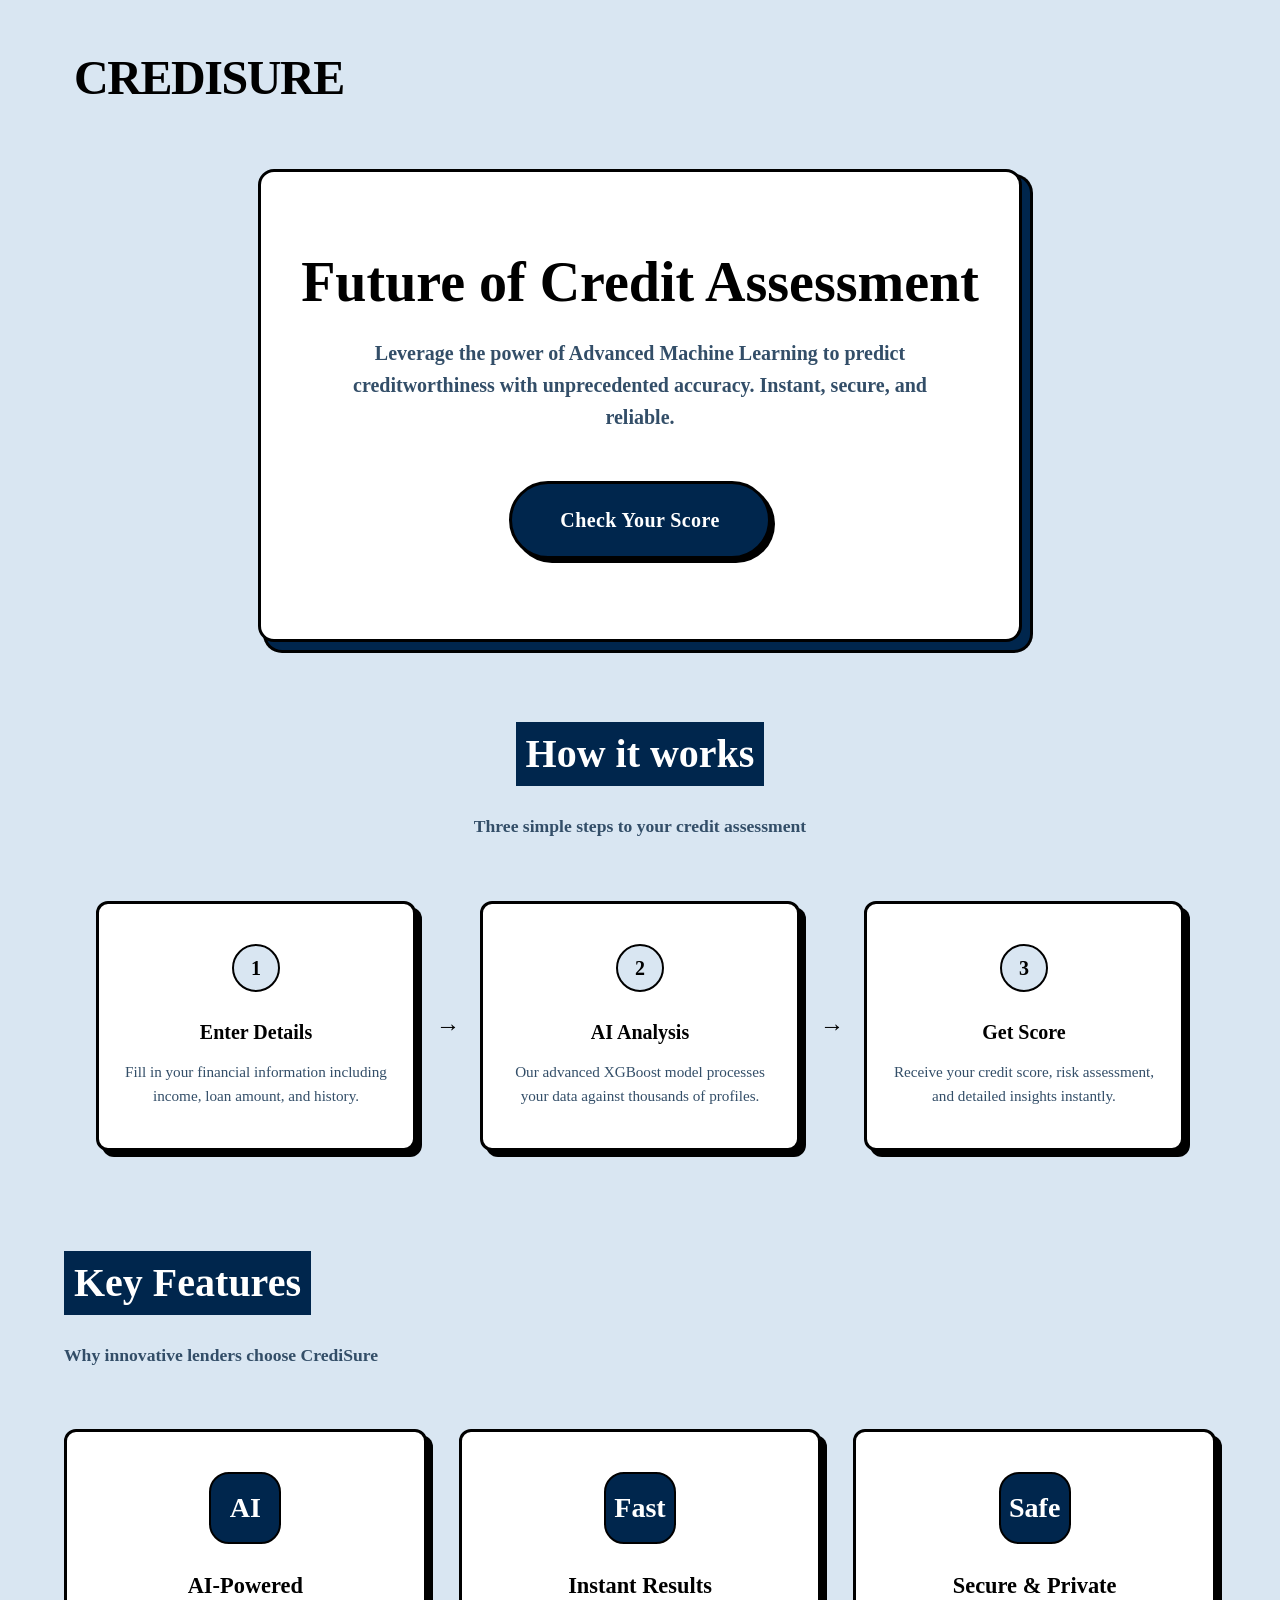
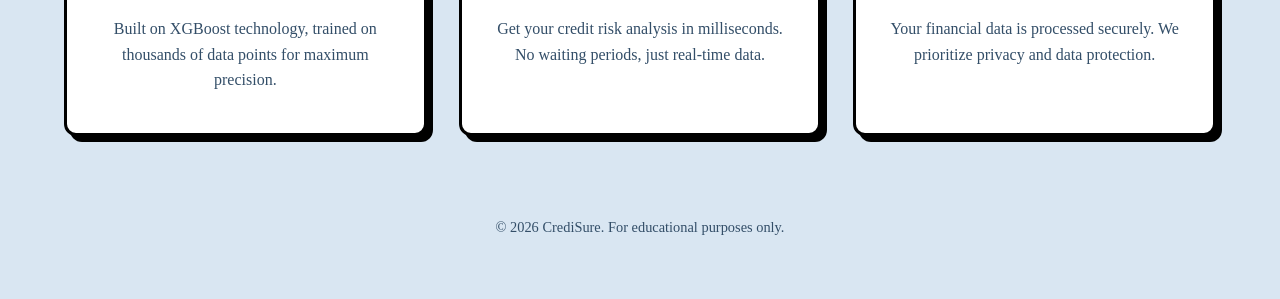
<file: web/index.html>
<!DOCTYPE html>
<html lang="en">
<head>
    <meta charset="UTF-8">
    <meta name="viewport" content="width=device-width, initial-scale=1.0">
    <title>CrediSure - AI Credit Assessment</title>
    <link rel="preconnect" href="https://fonts.googleapis.com">
    <link rel="preconnect" href="https://fonts.gstatic.com" crossorigin>
    <link
        href="https://fonts.googleapis.com/css2?family=Inter:wght@300;400;500;600&family=Outfit:wght@400;500;600;700&display=swap"
        rel="stylesheet">
    <link rel="stylesheet" href="https://cdnjs.cloudflare.com/ajax/libs/font-awesome/6.4.0/css/all.min.css">
    <link rel="stylesheet" href="style.css">
</head>

<body>
    <div class="background-blobs">
    </div>



    <div class="app-container">
        <header class="landing-header">
            <div class="logo-area">
                <h1>CrediSure</h1>
            </div>
            <nav class="landing-nav">
                <!-- Links removed per request -->
            </nav>
        </header>

        <main class="landing-main">
            <section class="hero-section">
                <div class="hero-content">
                    <h2>Future of Credit Assessment</h2>
                    <p class="hero-subtitle">
                        Leverage the power of Advanced Machine Learning to predict creditworthiness with
                        unprecedented accuracy. Instant, secure, and reliable.
                    </p>
                    <div class="hero-actions">
                        <a href="app.html" class="btn-primary btn-large">
                            <span>Check Your Score</span>
                        </a>

                    </div>

                    <div class="feature-importance-wrapper hidden" id="featureImportanceWrapper">
                        <h3>Key Influencing Factors</h3>
                        <div class="probability-bars" id="featureImportanceBars">
                            <!-- Bars injected by JS -->
                        </div>
                    </div>
                </div>
            </section>

            <section id="how-it-works" class="how-it-works-section">
                <div class="section-title">
                    <h2>How it works</h2>
                    <p>Three simple steps to your credit assessment</p>
                </div>

                <div class="steps-container">
                    <div class="step-card">
                        <div class="step-number">1</div>
                        <h3>Enter Details</h3>
                        <p>Fill in your financial information including income, loan amount, and history.</p>
                    </div>
                    <div class="step-arrow">
                        &rarr;
                    </div>
                    <div class="step-card">
                        <div class="step-number">2</div>
                        <h3>AI Analysis</h3>
                        <p>Our advanced XGBoost model processes your data against thousands of profiles.</p>
                    </div>
                    <div class="step-arrow">
                        &rarr;
                    </div>
                    <div class="step-card">
                        <div class="step-number">3</div>
                        <h3>Get Score</h3>
                        <p>Receive your credit score, risk assessment, and detailed insights instantly.</p>
                    </div>
                </div>
            </section>

            <section id="features" class="features-section">
                <div class="section-title">
                    <h2>Key Features</h2>
                    <p>Why innovative lenders choose CrediSure</p>
                </div>

                <div class="features-grid">
                    <div class="feature-card">
                        <div class="icon-box">
                            AI
                        </div>
                        <h3>AI-Powered</h3>
                        <p>Built on XGBoost technology, trained on thousands of data points for maximum precision.</p>
                    </div>

                    <div class="feature-card">
                        <div class="icon-box">
                            Fast
                        </div>
                        <h3>Instant Results</h3>
                        <p>Get your credit risk analysis in milliseconds. No waiting periods, just real-time data.</p>
                    </div>

                    <div class="feature-card">
                        <div class="icon-box">
                            Safe
                        </div>
                        <h3>Secure & Private</h3>
                        <p>Your financial data is processed securely. We prioritize privacy and data protection.</p>
                    </div>
                </div>
            </section>
        </main>

        <footer>
            <p>&copy; 2026 CrediSure. For educational purposes only.</p>
        </footer>
    </div>
    <script src="script.js"></script>
</body>

</html>
</file>
<file: web/style.css>
:root {
    /* New Dual-Tone Blue Palette */
    --color-navy: #00264d;
    /* Deep Blue from image left */
    --color-sky: #d9e6f2;
    /* Light Blue from image right */

    /* Mapping */
    --bg-body: var(--color-sky);
    --bg-panel: #ffffff;
    --bg-input: #ffffff;
    --bg-input-focus: #f0f7ff;

    --text-main: #000000;
    --text-muted: #334e68;
    /* Slight blue tint to muted text */
    --text-inverse: #ffffff;

    --border-color: #000000;
    /* Maintaining strict black borders */

    --primary-btn-bg: var(--color-navy);
    --primary-btn-text: #ffffff;
    --primary-btn-hover: #003366;

    --accent-color: var(--color-navy);

    --radius-sm: 4px;
    --radius-md: 0px;
    --radius-lg: 12px;
    --radius-xl: 16px;
    --radius-full: 9999px;

    --transition: all 0.2s ease-in-out;
}

* {
    margin: 0;
    padding: 0;
    box-sizing: border-box;
    -webkit-font-smoothing: antialiased;
    -moz-osx-font-smoothing: grayscale;
}

body {
    font-family: var(--font-body);
    background-color: var(--bg-body);
    color: var(--text-main);
    min-height: 100vh;
    overflow-x: hidden;
    position: relative;
    line-height: 1.6;
}

.app-container {
    max-width: 1200px;
    margin: 0 auto;
    padding: 40px 24px 60px;
    position: relative;
    z-index: 10;
}

/* Header */
header {
    text-align: center;
    margin-bottom: 60px;
    padding-top: 20px;
    animation: fadeSlideDown 0.8s ease-out;
}

.logo-area {
    display: flex;
    align-items: center;
    justify-content: center;
    gap: 16px;
    margin-bottom: 12px;
}

h1 {
    font-family: var(--font-heading);
    font-size: 3rem;
    font-weight: 800;
    letter-spacing: -0.03em;
    color: var(--text-main);
    text-transform: uppercase;
}

.subtitle {
    font-size: 1.125rem;
    color: var(--text-muted);
    font-weight: 600;
    max-width: 600px;
    margin: 0 auto;
}

/* Panels */
.glass-panel {
    background: var(--bg-panel);
    border: 3px solid var(--border-color);
    border-radius: var(--radius-lg);
    margin-bottom: 32px;
    box-shadow: 6px 6px 0 0 var(--color-navy), 6px 6px 0 3px #000000;
    /* Navy Shadow */
    animation: fadeSlideUp 0.8s ease-out 0.2s backwards;
    overflow: hidden;
}

.main-content {
    display: flex;
    flex-direction: column;
    align-items: center;
    gap: 40px;
}

/* Form Styles */
.form-container,
.result-card {
    width: 100%;
    max-width: 800px;
}

.form-section,
.result-content {
    padding: 48px;
}

.section-header {
    display: flex;
    align-items: center;
    gap: 16px;
    margin-bottom: 40px;
    padding-bottom: 24px;
    border-bottom: 3px solid var(--border-color);
}

.section-header h2 {
    font-family: var(--font-heading);
    font-size: 1.5rem;
    font-weight: 700;
    color: #ffffff;
    /* White text on Navy header */
    background-color: var(--color-navy);
    padding: 4px 12px;
    display: inline-block;
}

.form-grid {
    display: grid;
    grid-template-columns: repeat(2, 1fr);
    gap: 32px 24px;
    margin-bottom: 48px;
}

@media (max-width: 768px) {
    .form-grid {
        grid-template-columns: 1fr;
    }

    .form-section,
    .result-content {
        padding: 32px 24px;
    }

    h1 {
        font-size: 2.25rem;
    }
}

.form-group label {
    display: block;
    margin-bottom: 10px;
    font-size: 0.95rem;
    color: var(--text-main);
    font-weight: 700;
    letter-spacing: 0.01em;
}

.input-wrapper {
    position: relative;
    transition: var(--transition);
}

.input-wrapper input,
.input-wrapper select {
    width: 100%;
    background: var(--bg-input);
    border: 2px solid var(--border-color);
    border-radius: var(--radius-sm);
    padding: 16px;
    color: var(--text-main);
    font-family: var(--font-body);
    font-size: 1rem;
    font-weight: 500;
    transition: var(--transition);
}

.input-wrapper input:focus,
.input-wrapper select:focus {
    outline: none;
    background: var(--bg-input-focus);
    box-shadow: 4px 4px 0 0 #000000;
    transform: translate(-2px, -2px);
    border-color: var(--color-navy);
}

/* Buttons - Navy Background, White Text */
.btn-primary {
    width: 100%;
    padding: 18px;
    background: var(--primary-btn-bg);
    color: var(--primary-btn-text);
    border: 3px solid #000000;
    border-radius: var(--radius-full);
    font-family: var(--font-heading);
    font-size: 1.125rem;
    font-weight: 800;
    letter-spacing: 0.02em;
    cursor: pointer;
    transition: var(--transition);
    display: flex;
    justify-content: center;
    align-items: center;
    gap: 12px;
    box-shadow: 4px 4px 0 0 #000000;
}

.btn-primary:hover {
    background: var(--primary-btn-hover);
    transform: translate(-2px, -2px);
    box-shadow: 6px 6px 0 0 #000000;
}

.btn-primary:active {
    transform: translate(0, 0);
    box-shadow: none;
}

/* Results */
.score-circle-container {
    position: relative;
    width: 220px;
    height: 220px;
    margin: 0 auto 40px;
    display: flex;
    align-items: center;
    justify-content: center;
}

.progress-ring {
    position: absolute;
    top: 50%;
    left: 50%;
    transform: translate(-50%, -50%) rotate(-90deg);
    z-index: 2;
}

.score-circle {
    position: absolute;
    top: 50%;
    left: 50%;
    transform: translate(-50%, -50%);
    text-align: center;
    display: flex;
    flex-direction: column;
    align-items: center;
    justify-content: center;
    width: 180px;
    height: 180px;
    border-radius: 50%;
    border: none;
    background: var(--bg-panel);
    z-index: 1;
}

.score-text {
    font-size: 2rem;
    font-family: var(--font-heading);
    font-weight: 800;
    line-height: 1.2;
    margin-bottom: 4px;
    color: var(--text-main);
    word-break: break-word;
    max-width: 100%;
    padding: 0 10px;
}

.score-sub {
    text-transform: uppercase;
    font-size: 0.8rem;
    font-weight: 700;
    letter-spacing: 0.1em;
    color: var(--text-main);
}

.status-badge {
    display: inline-block;
    padding: 10px 24px;
    border-radius: var(--radius-full);
    font-family: var(--font-heading);
    font-weight: 700;
    letter-spacing: 0.02em;
    background: var(--color-navy);
    color: #ffffff;
    /* White text on navy badge default */
    border: 3px solid #000000;
    box-shadow: 3px 3px 0 0 #000000;
}

.badge-container {
    text-align: center;
    margin-bottom: 40px;
}

.metrics-grid {
    display: flex;
    justify-content: center;
    gap: 24px;
    margin-bottom: 40px;
    flex-wrap: wrap;
}

.metric-item {
    padding: 20px 32px;
    background: var(--bg-panel);
    border-radius: var(--radius-md);
    border: 2px solid var(--border-color);
    text-align: center;
    min-width: 160px;
    box-shadow: 4px 4px 0 0 #000000;
}

.metric-item .label {
    display: block;
    color: var(--text-muted);
    font-size: 0.9rem;
    margin-bottom: 8px;
    font-weight: 600;
}

.metric-item .value {
    font-family: var(--font-heading);
    font-weight: 800;
    font-size: 1.5rem;
    color: var(--text-main);
}

.probabilities-wrapper h3,
.feature-importance-wrapper h3 {
    font-size: 1.1rem;
    margin-bottom: 24px;
    color: #ffffff;
    font-weight: 700;
    background: var(--color-navy);
    display: inline-block;
    padding: 4px 8px;
}

.probability-bar {
    margin-bottom: 16px;
}

.probability-label {
    display: flex;
    justify-content: space-between;
    margin-bottom: 8px;
    font-size: 0.95rem;
    font-weight: 700;
    color: var(--text-main);
}

.bar-container {
    height: 14px;
    background: #ffffff;
    border: 2px solid var(--border-color);
    border-radius: var(--radius-full);
    overflow: hidden;
    position: relative;
    box-shadow: 2px 2px 0 0 #000000;
}

.bar-fill {
    height: 100%;
    border-radius: 0;
    border-right: 2px solid #000;
    background-color: var(--color-navy);
    box-shadow: none;
    transition: width 1s ease-out;
}

/* Landing Page Specific Rules */
.landing-header {
    display: flex;
    justify-content: space-between;
    align-items: center;
    margin-bottom: 40px;
    padding: 0 10px;
}

.hero-section {
    display: flex;
    justify-content: center;
    margin-bottom: 80px;
    animation: zoomIn 0.8s ease-out;
}

.hero-content {
    background: #ffffff;
    border: 3px solid var(--border-color);
    border-radius: var(--radius-xl);
    padding: 80px 40px;
    max-width: 900px;
    text-align: center;
    box-shadow: 8px 8px 0 0 var(--color-navy), 8px 8px 0 3px #000000;
}

.hero-content h2 {
    font-family: var(--font-heading);
    font-size: 3.5rem;
    font-weight: 800;
    margin-bottom: 24px;
    color: var(--text-main);
    line-height: 1.1;
}

.hero-subtitle {
    font-size: 1.25rem;
    color: var(--text-muted);
    line-height: 1.6;
    margin-bottom: 48px;
    max-width: 600px;
    margin-left: auto;
    margin-right: auto;
    font-weight: 600;
}

.hero-actions {
    display: flex;
    justify-content: center;
    gap: 20px;
}

.btn-large {
    padding: 20px 48px;
    font-size: 1.25rem;
    width: auto;
    text-decoration: none;
}

/* How It Works Section */
.how-it-works-section {
    margin-bottom: 100px;
    text-align: center;
}

.section-title {
    margin-bottom: 60px;
}

.section-title h2 {
    font-size: 2.5rem;
    margin-bottom: 16px;
    color: #ffffff;
    font-weight: 800;
    background: var(--color-navy);
    display: inline-block;
    padding: 0 10px;
}

.section-title p {
    color: var(--text-muted);
    font-size: 1.1rem;
    font-weight: 600;
    margin-top: 10px;
}

.steps-container {
    display: flex;
    align-items: center;
    justify-content: center;
    gap: 20px;
    flex-wrap: wrap;
}

.step-card {
    flex: 1;
    min-width: 250px;
    max-width: 320px;
    background: #ffffff;
    border: 3px solid var(--border-color);
    border-radius: var(--radius-lg);
    padding: 40px 24px;
    position: relative;
    transition: var(--transition);
    box-shadow: 6px 6px 0 0 #000000;
}

.step-card:hover {
    transform: translate(-3px, -3px);
    box-shadow: 9px 9px 0 0 #000000;
}

.step-number {
    width: 48px;
    height: 48px;
    background: var(--color-sky);
    color: #000000;
    border: 2px solid #000000;
    border-radius: 50%;
    display: flex;
    align-items: center;
    justify-content: center;
    font-size: 1.25rem;
    font-weight: 800;
    margin: 0 auto 24px;
}

.step-card h3 {
    font-size: 1.25rem;
    margin-bottom: 12px;
    color: var(--text-main);
    font-weight: 700;
}

.step-card p {
    font-size: 0.95rem;
    color: var(--text-muted);
    font-weight: 500;
}

.step-arrow {
    font-size: 1.5rem;
    color: var(--text-main);
    font-weight: 800;
}

@media (max-width: 900px) {
    .step-arrow {
        display: none;
    }
}

/* Features Section */
.features-section {
    margin-bottom: 80px;
}

.features-grid {
    display: grid;
    grid-template-columns: repeat(auto-fit, minmax(300px, 1fr));
    gap: 32px;
}

.feature-card {
    padding: 40px 32px;
    text-align: center;
    display: flex;
    flex-direction: column;
    align-items: center;
    height: 100%;
    transition: var(--transition);
    background: #ffffff;
    border: 3px solid var(--border-color);
    border-radius: var(--radius-lg);
    box-shadow: 6px 6px 0 0 #000000;
}

.feature-card:hover {
    transform: translate(-3px, -3px);
    box-shadow: 9px 9px 0 0 #000000;
    background-color: var(--color-sky);
}

.icon-box {
    width: 72px;
    height: 72px;
    background: var(--color-navy);
    color: #ffffff;
    border: 2px solid #000000;
    border-radius: 20px;
    font-size: 1.75rem;
    font-weight: 800;
    display: flex;
    align-items: center;
    justify-content: center;
    margin-bottom: 24px;
}

.feature-card h3 {
    font-size: 1.4rem;
    margin-bottom: 12px;
    font-family: var(--font-heading);
    color: var(--text-main);
    font-weight: 700;
}

.feature-card p {
    color: var(--text-muted);
    font-size: 1rem;
    line-height: 1.6;
    font-weight: 500;
}

/* Utils, Animation, Loader, Footer */
.hidden {
    display: none !important;
}

@keyframes fadeSlideDown {
    from {
        opacity: 0;
        transform: translateY(-20px);
    }

    to {
        opacity: 1;
        transform: translateY(0);
    }
}

@keyframes fadeSlideUp {
    from {
        opacity: 0;
        transform: translateY(20px);
    }

    to {
        opacity: 1;
        transform: translateY(0);
    }
}

@keyframes slideDown {
    from {
        opacity: 0;
        transform: translateY(-10px);
    }

    to {
        opacity: 1;
        transform: translateY(0);
    }
}

@keyframes zoomIn {
    from {
        opacity: 0;
        transform: scale(0.95);
    }

    to {
        opacity: 1;
        transform: scale(1);
    }
}

@keyframes spin {
    to {
        transform: rotate(360deg);
    }
}

.loading-overlay {
    position: fixed;
    inset: 0;
    background: rgba(217, 230, 242, 0.95);
    /* Sky blue transparent */
    z-index: 100;
    display: none;
    justify-content: center;
    align-items: center;
    flex-direction: column;
}

.loading-overlay.active {
    display: flex;
}

.spinner {
    width: 48px;
    height: 48px;
    border: 4px solid var(--color-navy);
    border-left-color: #ffffff;
    border-radius: 50%;
    animation: spin 1s linear infinite;
    margin-bottom: 16px;
}

footer {
    margin-top: 60px;
    color: var(--text-muted);
    font-size: 0.9rem;
    text-align: center;
}

/* Back Home Button */
.back-home-btn {
    position: absolute;
    left: 20px;
    top: 50%;
    transform: translateY(-50%);
    width: 40px;
    height: 40px;
    background: #ffffff;
    border: 2px solid #000000;
    border-radius: 50%;
    display: flex;
    align-items: center;
    justify-content: center;
    color: var(--text-main);
    text-decoration: none;
    transition: var(--transition);
    font-weight: 800;
}

.back-home-btn:hover {
    background: var(--color-navy);
    color: #ffffff;
    transform: translateY(-50%) translate(-2px, -2px);
    box-shadow: 3px 3px 0 0 #000000;
}

header {
    position: relative;
}

/* Scrollbar */
::-webkit-scrollbar {
    width: 8px;
}

::-webkit-scrollbar-track {
    background: var(--bg-body);
}

::-webkit-scrollbar-thumb {
    background: #000000;
    border-radius: 4px;
}

::-webkit-scrollbar-thumb:hover {
    background: var(--color-navy);
}
</file>
